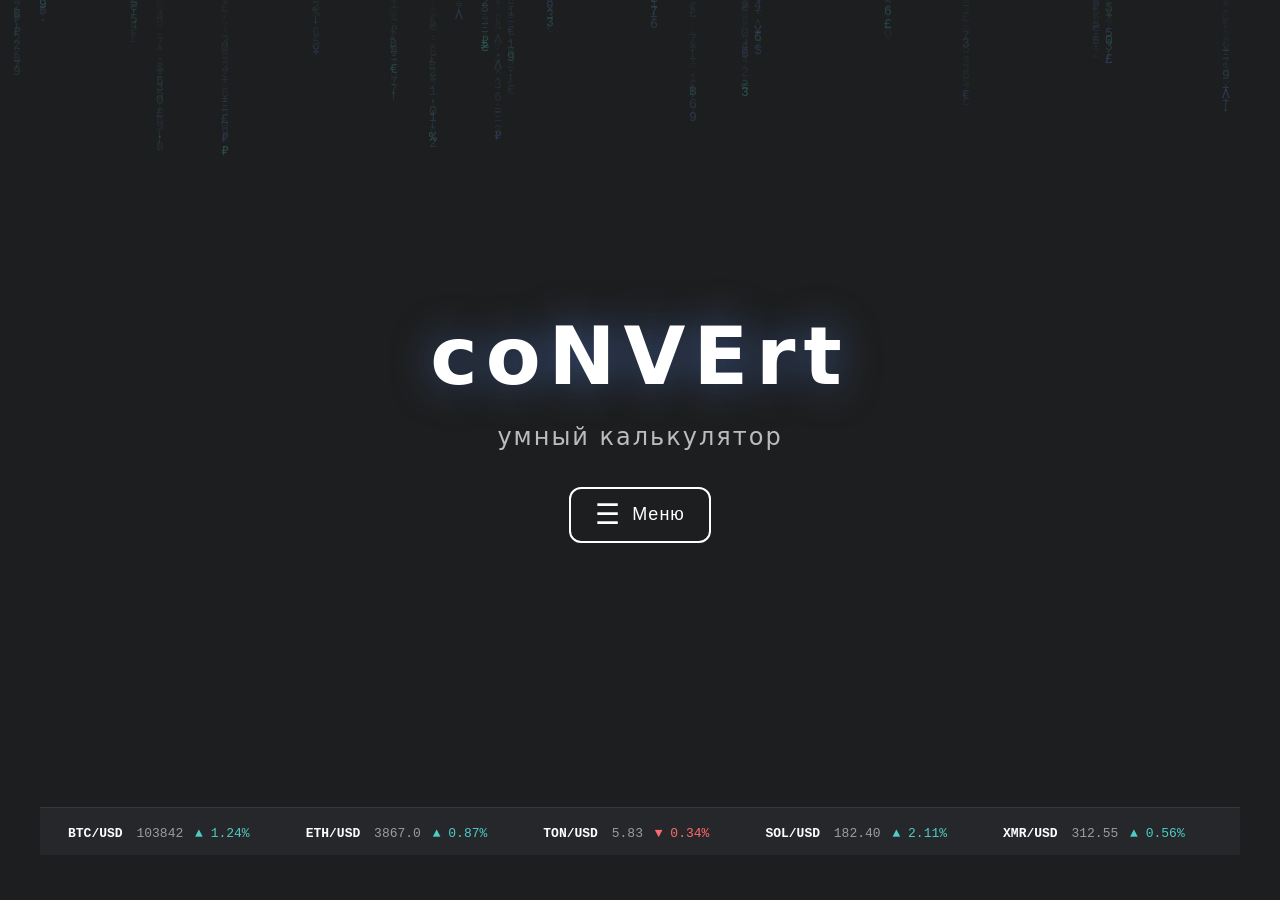
<file: index.html>
<!DOCTYPE html>
<html>
<head>
    <meta charset="UTF-8">
    <meta name="viewport" content="width=device-width, initial-scale=1.0">
    <title>coNVErt</title>
    <link rel="stylesheet" href="style.css">
</head>
<body>
    <canvas id="matrixCanvas"></canvas>
    <div class="container" style="background: transparent;">
        <div class="center-section">
            <h1 class="main-title">coNVErt</h1>
            <p class="subtitle">умный калькулятор</p>
            <div class="menu-wrapper">
                <button class="menu-button" id="menuButton">
                    <span class="menu-icon">☰</span>
                    <span class="menu-text">Меню</span>
                </button>
                <div class="dropdown-menu" id="dropdownMenu">
                    <div class="dropdown-arrow"></div>
                    <div class="dropdown-items">
                        <a href="spread.html" class="dropdown-item">Калькулятор спреда</a>
                        <a href="deposit.html" class="dropdown-item">Калькулятор вкладов</a>
                        <a href="compound.html" class="dropdown-item">Калькулятор сложного процента</a>
                        <button class="dropdown-item">Мультивалютный калькулятор</button>
                    </div>
                </div>
            </div>
        </div>

        <div class="ticker-wrapper">
            <div class="ticker-track" id="tickerTrack"></div>
        </div>
    </div>
    
    <script src="script.js"></script>
</body>
</html>
</file>
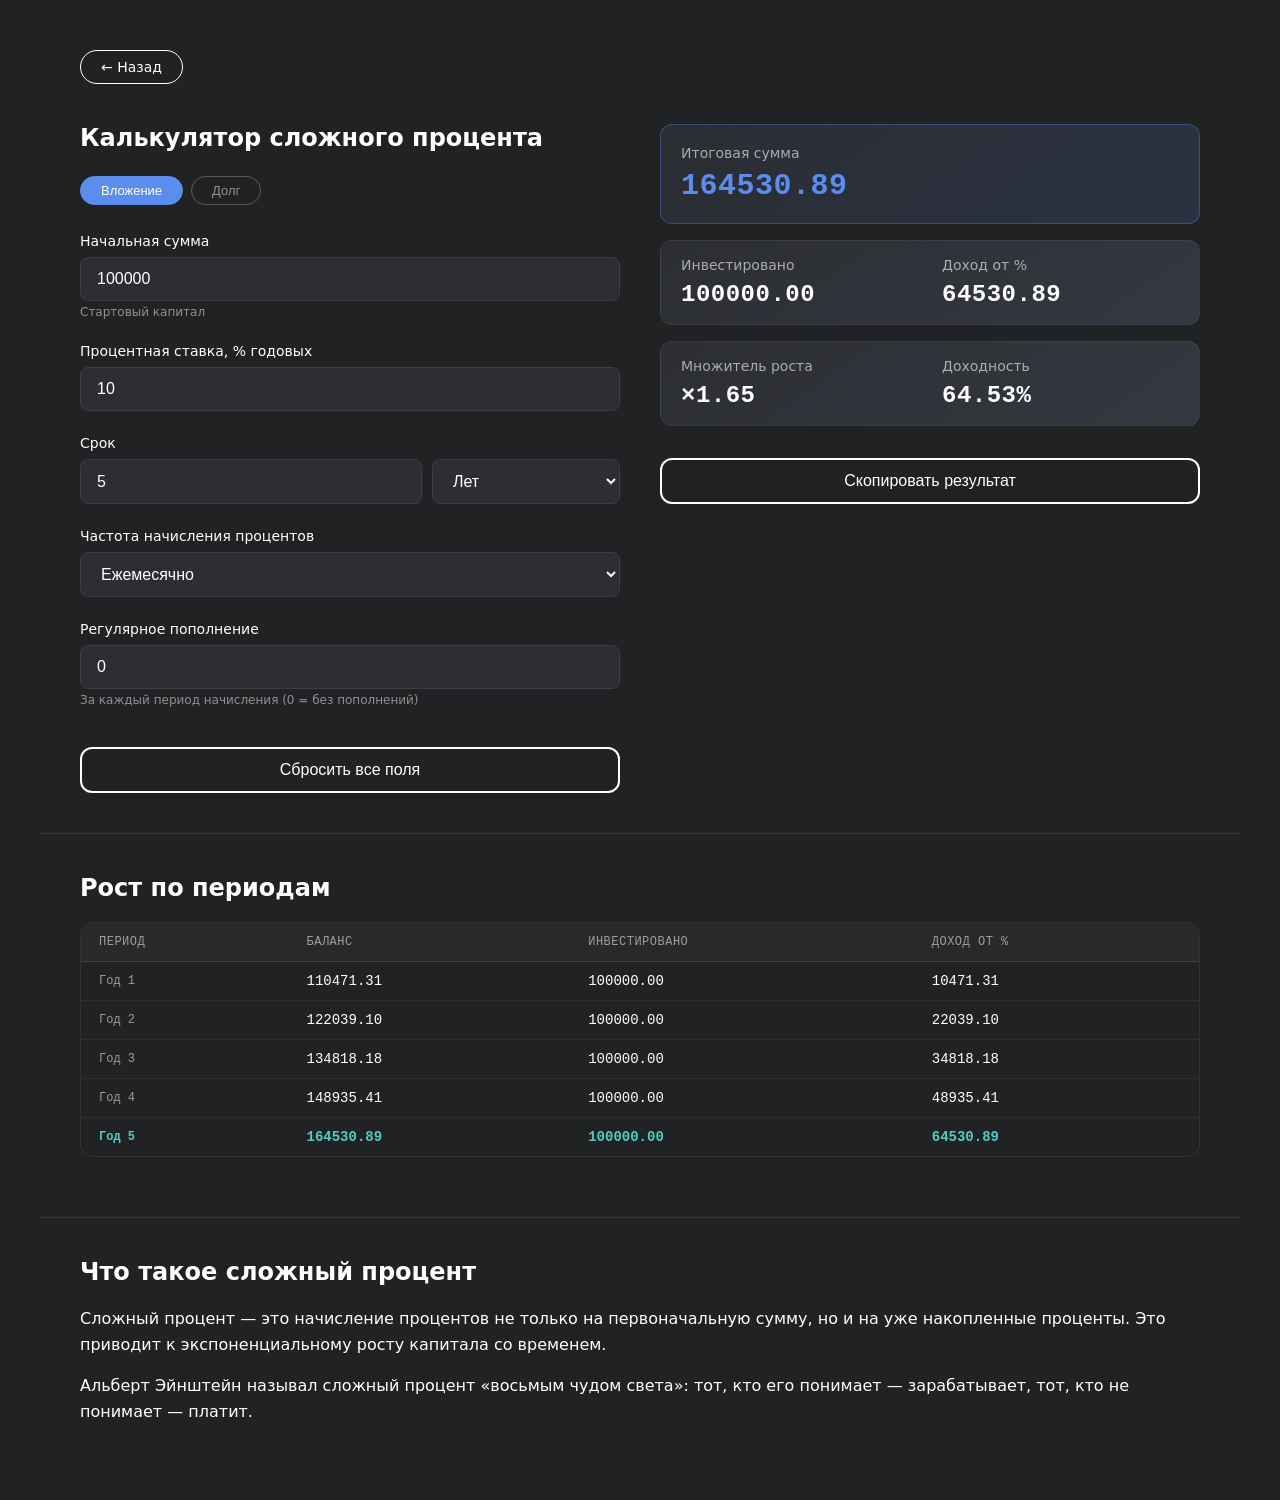
<file: compound.html>
<!DOCTYPE html>
<html>
<head>
    <meta charset="UTF-8">
    <meta name="viewport" content="width=device-width, initial-scale=1.0, user-scalable=no">
    <title>coNVErt - Сложный процент</title>
    <link rel="stylesheet" href="style.css">
    <link rel="stylesheet" href="spread.css">
    <link rel="stylesheet" href="compound.css">
</head>
<body>
    <div class="container">
        <div class="top-section">
            <a href="index.html" class="back-button">← Назад</a>
        </div>

        <div class="calculator-layout">
            <!-- Левая колонка — поля ввода -->
            <div class="inputs-column">
                <h2>Калькулятор сложного процента</h2>

                <!-- Переключатель контекста -->
                <div class="mode-toggle">
                    <button class="mode-btn active" id="modeInvest">Вложение</button>
                    <button class="mode-btn" id="modeDebt">Долг</button>
                </div>

                <div class="input-group">
                    <label id="labelPrincipalField">Начальная сумма</label>
                    <input type="number" id="principal" step="1000" value="100000">
                    <span class="input-hint" id="hintPrincipal">Стартовый капитал</span>
                </div>

                <div class="input-group">
                    <label>Процентная ставка, % годовых</label>
                    <input type="number" id="rate" step="0.1" value="10">
                </div>

                <div class="input-group">
                    <label>Срок</label>
                    <div class="term-row">
                        <input type="number" id="term" step="1" value="5" min="1">
                        <select id="termUnit">
                            <option value="year">Лет</option>
                            <option value="month">Месяцев</option>
                        </select>
                    </div>
                </div>

                <div class="input-group">
                    <label>Частота начисления процентов</label>
                    <select id="compoundFreq">
                        <option value="365">Ежедневно</option>
                        <option value="12" selected>Ежемесячно</option>
                        <option value="4">Ежеквартально</option>
                        <option value="1">Раз в год</option>
                    </select>
                </div>

                <div class="input-group">
                    <label id="labelContributionField">Регулярное пополнение</label>
                    <input type="number" id="contribution" step="100" value="0" min="0">
                    <span class="input-hint" id="hintContribution">За каждый период начисления (0 = без пополнений)</span>
                </div>

                <button class="reset-button" id="resetButton">Сбросить все поля</button>
            </div>

            <!-- Правая колонка — результаты -->
            <div class="results-column">
                <div class="result-card" id="finalAmountCard">
                    <div class="result-label" id="labelFinalAmount">Итоговая сумма</div>
                    <div class="result-value" id="finalAmount">0.00</div>
                </div>

                <div class="result-card combined">
                    <div class="combined-row">
                        <div class="combined-item">
                            <div class="result-label" id="labelInvested">Инвестировано</div>
                            <div class="result-value" id="totalInvested">0.00</div>
                        </div>
                        <div class="combined-item">
                            <div class="result-label" id="labelIncome">Доход от %</div>
                            <div class="result-value" id="totalIncome">0.00</div>
                        </div>
                    </div>
                </div>

                <div class="result-card combined">
                    <div class="combined-row">
                        <div class="combined-item">
                            <div class="result-label" id="labelMultiplier">Множитель роста</div>
                            <div class="result-value" id="multiplier">×1.00</div>
                        </div>
                        <div class="combined-item">
                            <div class="result-label" id="labelYield">Доходность</div>
                            <div class="result-value" id="totalYield">0.00%</div>
                        </div>
                    </div>
                </div>

                <button class="reset-button" id="copyButton">Скопировать результат</button>
            </div>
        </div>

        <!-- Таблица роста по периодам -->
        <div class="growth-section">
            <h3>Рост по периодам</h3>
            <div class="growth-table-wrapper">
                <table class="growth-table">
                    <thead>
                        <tr>
                            <th>Период</th>
                            <th id="thBalance">Баланс</th>
                            <th id="thInvested">Инвестировано</th>
                            <th id="thIncome">Доход от %</th>
                        </tr>
                    </thead>
                    <tbody id="growthTableBody"></tbody>
                </table>
            </div>
        </div>

        <div class="info-section">
            <h3>Что такое сложный процент</h3>
            <p>Сложный процент — это начисление процентов не только на первоначальную сумму, но и на уже накопленные проценты. Это приводит к экспоненциальному росту капитала со временем.</p>
            <p>Альберт Эйнштейн называл сложный процент «восьмым чудом света»: тот, кто его понимает — зарабатывает, тот, кто не понимает — платит.</p>
        </div>
    </div>

    <script src="compound.js"></script>
</body>
</html>
</file>
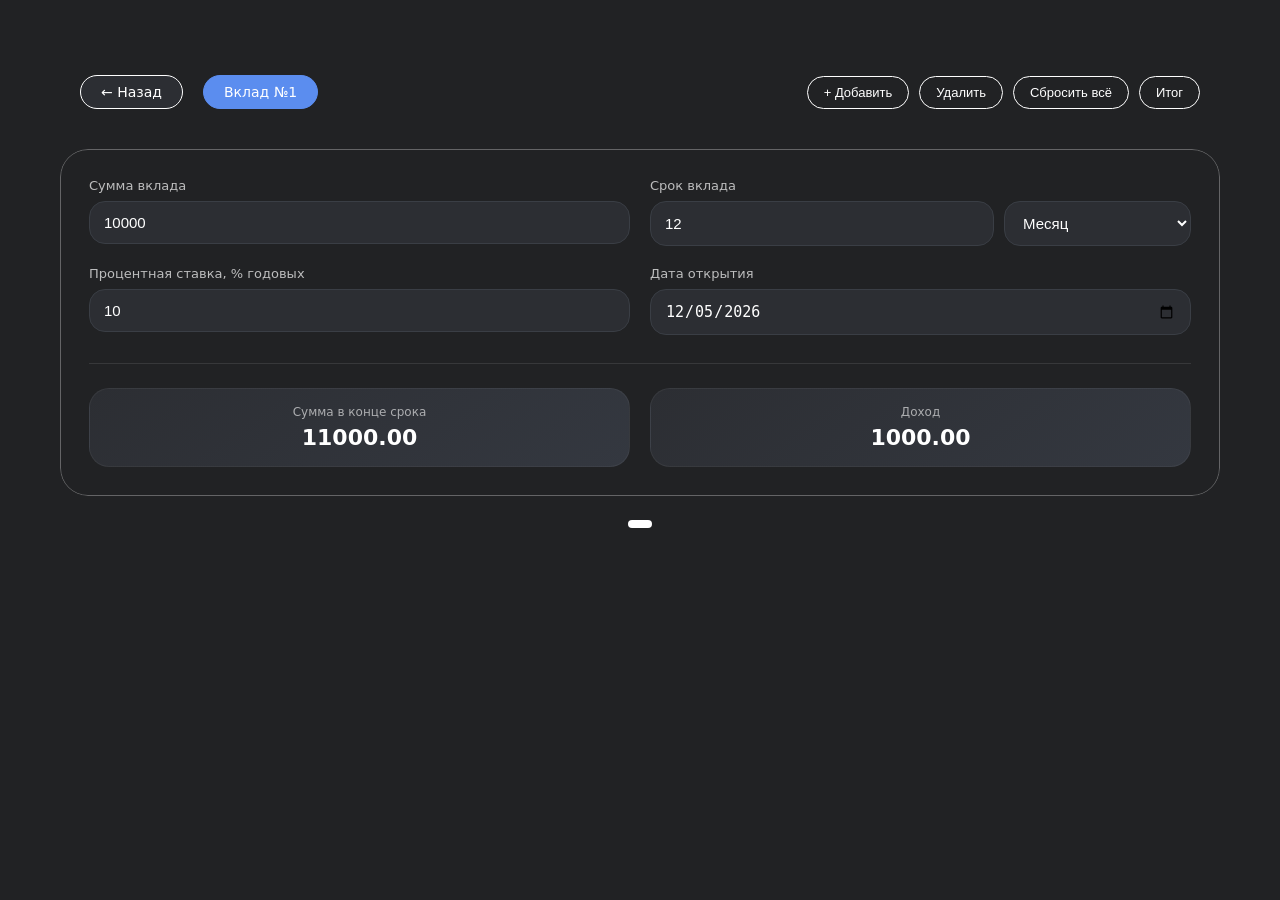
<file: deposit.html>
<!DOCTYPE html>
<html>
<head>
    <meta charset="UTF-8">
    <meta name="viewport" content="width=device-width, initial-scale=1.0, user-scalable=no">
    <title>coNVErt - Калькулятор вкладов</title>
    <link rel="stylesheet" href="style.css">
    <link rel="stylesheet" href="deposit.css">
</head>
<body>
    <div class="container">
        <div class="top-section">
            <div class="deposit-header">
                <a href="index.html" class="back-button">← Назад</a>
                <div class="tabs-container" id="tabsContainer"></div>
                <div class="header-actions">
                    <button class="action-btn" id="addDepositBtn">+ Добавить</button>
                    <button class="action-btn" id="clearDepositBtn">Удалить</button>
                    <button class="action-btn" id="resetAllBtn">Сбросить всё</button>
                    <button class="action-btn" id="summaryBtn">Итог</button>
                </div>
            </div>
        </div>
        
        <div class="deposit-page">
            <!-- Контейнер для свайпа -->
            <div class="swipe-container" id="swipeContainer">
                <div class="swipe-wrapper" id="swipeWrapper"></div>
            </div>
            
            <!-- Индикатор страниц -->
            <div class="page-indicator" id="pageIndicator"></div>
        </div>
    </div>
    
    <script src="deposit.js"></script>
</body>
</html>
</file>
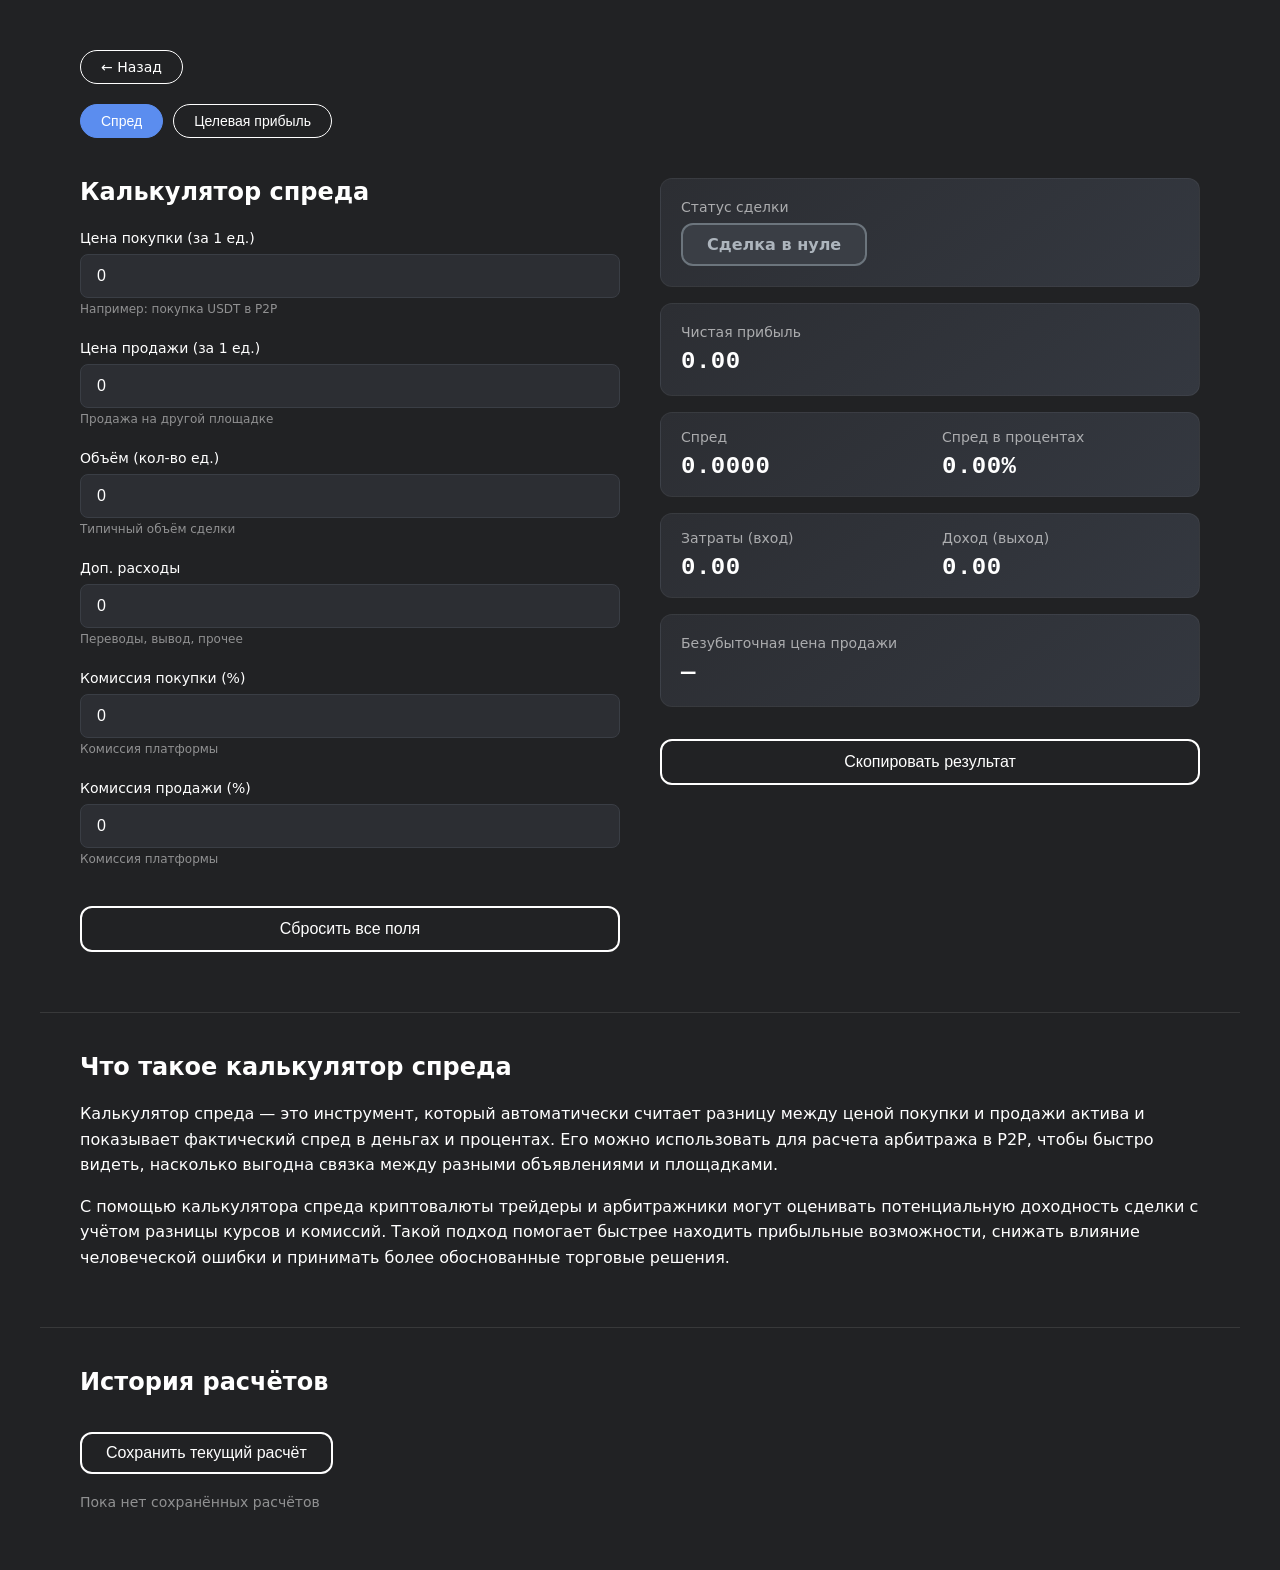
<file: spread.html>
<!DOCTYPE html>
<html>
<head>
    <meta charset="UTF-8">
    <meta name="viewport" content="width=device-width, initial-scale=1.0">
    <title>coNVErt - Калькулятор спреда</title>
    <link rel="stylesheet" href="style.css">
    <link rel="stylesheet" href="spread.css">
</head>
<body>
    <div class="container">
        <div class="top-section">
            <a href="index.html" class="back-button">← Назад</a>
        </div>

        <!-- Переключатель вкладок -->
        <div class="page-tabs">
            <button class="page-tab active" data-tab="spreadTab">Спред</button>
            <button class="page-tab" data-tab="targetTab">Целевая прибыль</button>
        </div>

        <!-- ВКЛАДКА: Спред -->
        <div class="tab-panel" id="spreadTab">
        <div class="calculator-layout">
            <!-- Левая колонка - поля ввода -->
            <div class="inputs-column">
                <h2>Калькулятор спреда</h2>

                <div class="input-group" id="buyPriceGroup">
                    <label>Цена покупки (за 1 ед.)</label>
                    <input type="number" id="buyPrice" step="0.01" value="0">
                    <span class="input-hint">Например: покупка USDT в P2P</span>
                </div>

                <div class="input-group" id="sellPriceGroup">
                    <label>Цена продажи (за 1 ед.)</label>
                    <input type="number" id="sellPrice" step="0.01" value="0">
                    <span class="input-hint">Продажа на другой площадке</span>
                </div>

                <div class="input-group">
                    <label>Объём (кол-во ед.)</label>
                    <input type="number" id="volume" step="0.01" value="0">
                    <span class="input-hint">Типичный объём сделки</span>
                </div>

                <div class="input-group">
                    <label>Доп. расходы</label>
                    <input type="number" id="extraCosts" step="0.01" value="0">
                    <span class="input-hint">Переводы, вывод, прочее</span>
                </div>

                <div class="input-group">
                    <label>Комиссия покупки (%)</label>
                    <input type="number" id="buyFee" step="0.01" value="0">
                    <span class="input-hint">Комиссия платформы</span>
                </div>

                <div class="input-group">
                    <label>Комиссия продажи (%)</label>
                    <input type="number" id="sellFee" step="0.01" value="0">
                    <span class="input-hint">Комиссия платформы</span>
                </div>

                <!-- Кнопка сброса -->
                <button class="reset-button" id="resetButton">Сбросить все поля</button>
            </div>

            <!-- Правая колонка - результаты -->
            <div class="results-column">
                <!-- Статус сделки -->
                <div class="result-card">
                    <div class="result-label">Статус сделки</div>
                    <div class="status-badge" id="statusBadge">—</div>
                </div>

                <!-- Чистая прибыль -->
                <div class="result-card" id="netProfitCard">
                    <div class="result-label">Чистая прибыль</div>
                    <div class="result-value" id="netProfit">0.00</div>
                </div>

                <!-- Спред и спред в процентах объединены -->
                <div class="result-card combined">
                    <div class="combined-row">
                        <div class="combined-item">
                            <div class="result-label">Спред</div>
                            <div class="result-value" id="spread">0.00</div>
                        </div>
                        <div class="combined-item">
                            <div class="result-label">Спред в процентах</div>
                            <div class="result-value" id="spreadPercent">0.00%</div>
                        </div>
                    </div>
                </div>

                <!-- Затраты и доход объединены -->
                <div class="result-card combined">
                    <div class="combined-row">
                        <div class="combined-item">
                            <div class="result-label">Затраты (вход)</div>
                            <div class="result-value" id="totalCost">0.00</div>
                        </div>
                        <div class="combined-item">
                            <div class="result-label">Доход (выход)</div>
                            <div class="result-value" id="totalRevenue">0.00</div>
                        </div>
                    </div>
                </div>

                <!-- Безубыточная цена продажи -->
                <div class="result-card">
                    <div class="result-label">Безубыточная цена продажи</div>
                    <div class="result-value" id="breakEvenPrice">—</div>
                </div>

                <!-- Копирование результата -->
                <button class="reset-button" id="copyButton">Скопировать результат</button>
            </div>
        </div>

        <!-- Информационный блок -->
        <div class="info-section">
            <h3>Что такое калькулятор спреда</h3>
            <p>Калькулятор спреда — это инструмент, который автоматически считает разницу между ценой покупки и продажи актива и показывает фактический спред в деньгах и процентах. Его можно использовать для расчета арбитража в P2P, чтобы быстро видеть, насколько выгодна связка между разными объявлениями и площадками.</p>
            <p>С помощью калькулятора спреда криптовалюты трейдеры и арбитражники могут оценивать потенциальную доходность сделки с учётом разницы курсов и комиссий. Такой подход помогает быстрее находить прибыльные возможности, снижать влияние человеческой ошибки и принимать более обоснованные торговые решения.</p>
        </div>

        <!-- История расчётов -->
        <div class="history-section">
            <h3>История расчётов</h3>
            <button class="reset-button" id="saveHistoryButton">Сохранить текущий расчёт</button>
            <div class="history-list" id="historyList"></div>
        </div>
        </div>

        <!-- ВКЛАДКА: Целевая прибыль -->
        <div class="tab-panel" id="targetTab" style="display: none;">
        <div class="calculator-layout">
            <div class="inputs-column">
                <h2>Целевая прибыль</h2>

                <div class="input-group">
                    <label>Что рассчитать</label>
                    <select id="targetSolveFor">
                        <option value="volume">Нужный объём (цена продажи известна)</option>
                        <option value="sellPrice">Нужную цену продажи (объём известен)</option>
                    </select>
                </div>

                <div class="input-group">
                    <label>Целевая прибыль</label>
                    <input type="number" id="targetProfit" step="0.01" value="0">
                    <span class="input-hint">Сколько нужно заработать</span>
                </div>

                <div class="input-group">
                    <label>Цена покупки (за 1 ед.)</label>
                    <input type="number" id="targetBuyPrice" step="0.01" value="0">
                </div>

                <div class="input-group" id="targetSellPriceGroup">
                    <label>Цена продажи (за 1 ед.)</label>
                    <input type="number" id="targetSellPrice" step="0.01" value="0">
                    <span class="input-hint">Используется при расчёте нужного объёма</span>
                </div>

                <div class="input-group" id="targetVolumeGroup" style="display: none;">
                    <label>Объём (кол-во ед.)</label>
                    <input type="number" id="targetVolume" step="0.01" value="0">
                    <span class="input-hint">Используется при расчёте нужной цены продажи</span>
                </div>

                <div class="input-group">
                    <label>Доп. расходы</label>
                    <input type="number" id="targetExtraCosts" step="0.01" value="0">
                </div>

                <div class="input-group">
                    <label>Комиссия покупки (%)</label>
                    <input type="number" id="targetBuyFee" step="0.01" value="0">
                </div>

                <div class="input-group">
                    <label>Комиссия продажи (%)</label>
                    <input type="number" id="targetSellFee" step="0.01" value="0">
                </div>

                <button class="reset-button" id="targetResetButton">Сбросить все поля</button>
            </div>

            <div class="results-column">
                <div class="result-card">
                    <div class="result-label" id="targetResultLabel">Необходимый объём</div>
                    <div class="result-value" id="targetResult">—</div>
                </div>

                <div class="result-card combined">
                    <div class="combined-row">
                        <div class="combined-item">
                            <div class="result-label">Затраты (вход)</div>
                            <div class="result-value" id="targetTotalCost">0.00</div>
                        </div>
                        <div class="combined-item">
                            <div class="result-label">Доход (выход)</div>
                            <div class="result-value" id="targetTotalRevenue">0.00</div>
                        </div>
                    </div>
                </div>
            </div>
        </div>

        <div class="info-section">
            <h3>Как это работает</h3>
            <p>Укажите, сколько вы хотите заработать, и калькулятор подскажет, какой объём сделки нужен при известной цене продажи — либо по какой цене нужно продать при известном объёме, чтобы выйти на целевую прибыль.</p>
        </div>
        </div>
    </div>
    
    <script src="spread.js"></script>
</body>
</html>
</file>
<file: style.css>
:root {
    --accent-blue: #5B8DEF;
    --accent-mint: #4ECDC4;
    --accent-purple: #9B59B6;
    --positive: #4ECDC4;
    --negative: #FF6B6B;
}

* {
    margin: 0;
    padding: 0;
    box-sizing: border-box;
}

body {
    font-family: system-ui, -apple-system, 'Segoe UI', sans-serif;
    background-color: #212224;
    min-height: 100vh;
    display: flex;
    justify-content: center;
    align-items: center;
    padding: 20px;
}

/* Лента посередине (от верха до низа) */
.container {
    width: 100%;
    max-width: 1200px;
    min-height: 90vh;
    background-color: #212224;
    position: relative;
    display: flex;
    flex-direction: column;
}

/* Верхняя секция для кнопки */
.top-section {
    padding: 30px 40px 0 40px;
    position: relative;
}

/* Кнопка меню - прозрачный фон, белая обводка */
.menu-button {
    background: transparent;
    border: 2px solid white;
    border-radius: 12px;
    padding: 12px 24px;
    display: inline-flex;
    align-items: center;
    gap: 12px;
    cursor: pointer;
    transition: all 0.2s ease;
}

.menu-button:hover {
    background: rgba(255,255,255,0.05);
}

/* Иконка бургер */
.menu-icon {
    color: white;
    font-size: 28px;
    line-height: 1;
}

/* Текст "Меню" */
.menu-text {
    color: white;
    font-size: 18px;
    font-weight: 500;
    letter-spacing: 1px;
}

/* Центральная секция - всё по центру */
.center-section {
    flex: 1;
    display: flex;
    flex-direction: column;
    justify-content: center;
    align-items: center;
    text-align: center;
    min-height: 400px;
    padding: 40px;
    position: relative;
}

/* Матричный фон — на весь экран */
#matrixCanvas {
    position: fixed;
    top: 0;
    left: 0;
    width: 100%;
    height: 100%;
    z-index: 0;
    opacity: 0.55;
    pointer-events: none;
}

/* Главный заголовок coNVErt */
.main-title {
    font-size: 80px;
    font-weight: 700;
    color: white;
    letter-spacing: 8px;
    margin-bottom: 20px;
    text-shadow: 0 0 40px rgba(91, 141, 239, 0.5);
}

/* Подзаголовок */
.subtitle {
    font-size: 24px;
    color: rgba(255,255,255,0.7);
    font-weight: 400;
    letter-spacing: 2px;
}

/* Тикер котировок */
.ticker-wrapper {
    overflow: hidden;
    padding: 14px 0;
    border-top: 1px solid rgba(255,255,255,0.08);
    background: rgba(44, 46, 51, 0.6);
    white-space: nowrap;
}

.ticker-track {
    display: inline-block;
    animation: tickerMove 35s linear infinite;
}

@keyframes tickerMove {
    0%   { transform: translateX(0); }
    100% { transform: translateX(-50%); }
}

.ticker-item {
    display: inline-block;
    padding: 0 28px;
    font-size: 13px;
    font-family: 'Courier New', monospace;
    color: rgba(255,255,255,0.55);
}

.ticker-symbol {
    color: white;
    font-weight: 600;
    margin-right: 6px;
}

.ticker-value {
    margin-right: 4px;
}

.ticker-change.up   { color: var(--accent-mint); }
.ticker-change.down { color: var(--negative); }

/* Анимация смены вкладок */
@keyframes fadeSlideIn {
    from { opacity: 0; transform: translateY(10px); }
    to   { opacity: 1; transform: translateY(0); }
}

.tab-panel {
    animation: fadeSlideIn 0.3s ease;
}

/* Обёртка кнопки меню */
.menu-wrapper {
    position: relative;
    display: inline-block;
    margin-top: 36px;
}

/* Выпадающее меню */
.dropdown-menu {
    position: absolute;
    top: calc(100% + 10px);
    left: 50%;
    transform: translateX(-50%) translateY(-10px);
    min-width: 260px;
    opacity: 0;
    visibility: hidden;
    transition: all 0.2s ease;
    z-index: 100;
}

/* Когда меню открыто */
.dropdown-menu.show {
    opacity: 1;
    visibility: visible;
    transform: translateX(-50%) translateY(0);
}

/* Треугольник над меню */
.dropdown-arrow {
    position: absolute;
    top: -8px;
    left: 50%;
    transform: translateX(-50%);
    width: 0;
    height: 0;
    border-left: 8px solid transparent;
    border-right: 8px solid transparent;
    border-bottom: 8px solid #2c2e33;
}

/* Контейнер с пунктами меню */
.dropdown-items {
    background-color: #2c2e33;
    border-radius: 12px;
    overflow: hidden;
    box-shadow: 0 8px 20px rgba(0,0,0,0.3);
}

/* Пункты меню */
.dropdown-item {
    display: block;
    width: 100%;
    padding: 14px 20px;
    background: transparent;
    border: none;
    color: white;
    font-size: 15px;
    text-align: left;
    cursor: pointer;
    transition: background 0.2s ease;
}

.dropdown-item:hover {
    background-color: #3a3e45;
}

/* Разделитель между пунктами */
.dropdown-item:not(:last-child) {
    border-bottom: 1px solid rgba(255,255,255,0.1);
}

/* Кнопка назад - единый стиль со всем сайтом */
.back-button {
    background: transparent;
    border: 1.5px solid white;
    border-radius: 30px;
    padding: 8px 20px;
    color: white;
    text-decoration: none;
    font-size: 14px;
    font-weight: 500;
    transition: all 0.2s;
    display: inline-flex;
    align-items: center;
    gap: 6px;
}

.back-button:hover {
    background: rgba(255,255,255,0.1);
}

/* Адаптация для планшетов */
@media (max-width: 768px) {
    .container {
        border-left: none;
        border-right: none;
    }
    
    .main-title {
        font-size: 48px;
        letter-spacing: 4px;
    }
    
    .subtitle {
        font-size: 18px;
    }
    
    .dropdown-menu {
        min-width: 220px;
    }
}

/* Адаптация для телефонов */
@media (max-width: 480px) {
    .main-title {
        font-size: 32px;
        letter-spacing: 2px;
    }
    
    .subtitle {
        font-size: 16px;
    }
    
    .menu-text {
        font-size: 14px;
    }
    
    .menu-icon {
        font-size: 22px;
    }
    
    .menu-button {
        padding: 8px 18px;
    }
}
</file>
<file: spread.css>
/* Кнопка назад - единый стиль со всем сайтом */
.back-button {
    background: transparent;
    border: 1.5px solid white;
    border-radius: 30px;
    padding: 8px 20px;
    color: white;
    text-decoration: none;
    font-size: 14px;
    font-weight: 500;
    transition: all 0.2s;
    display: inline-flex;
    align-items: center;
    gap: 6px;
}

.back-button:hover {
    background: rgba(255,255,255,0.1);
}

/* Две колонки */
.calculator-layout {
    display: flex;
    flex: 1;
    gap: 40px;
    padding: 40px;
    flex-wrap: wrap;
}

.inputs-column {
    flex: 1;
    min-width: 280px;
}

.results-column {
    flex: 1;
    min-width: 280px;
}

.inputs-column h2 {
    color: white;
    margin-bottom: 24px;
    font-size: 24px;
}

/* Группа полей ввода */
.input-group {
    margin-bottom: 24px;
}

.input-group label {
    display: block;
    color: white;
    font-weight: 500;
    margin-bottom: 8px;
    font-size: 14px;
}

.input-group input {
    width: 100%;
    padding: 12px 16px;
    background: #2c2e33;
    border: 1px solid #3a3e45;
    border-radius: 8px;
    color: white;
    font-size: 16px;
    transition: all 0.2s;
}

.input-group input:focus {
    outline: none;
    border-color: var(--accent-blue);
    box-shadow: 0 0 0 1px rgba(91, 141, 239, 0.25);
}

.input-hint {
    display: block;
    color: rgba(255,255,255,0.5);
    font-size: 12px;
    margin-top: 4px;
}

/* Кнопка сброса */
.reset-button {
    width: 100%;
    background: transparent;      /* ← прозрачный фон */
    border: 2px solid white;      /* ← белая обводка */
    border-radius: 12px;
    padding: 12px 20px;
    color: white;
    font-size: 16px;
    font-weight: 500;
    cursor: pointer;
    transition: all 0.2s;
    margin-top: 16px;
}

.reset-button:hover {
    background: rgba(255,255,255,0.05);  /* ← лёгкое свечение при наведении */
}

/* Карточка результата */
.result-card {
    background: linear-gradient(145deg, #2c2e33 0%, #343840 100%);
    border-radius: 12px;
    padding: 20px;
    margin-bottom: 16px;
    border: 1px solid rgba(255,255,255,0.05);
    transition: background 0.4s ease, border-color 0.4s ease;
}

/* Карточка прибыли — цветовой фон по результату */
.result-card--positive {
    background: linear-gradient(145deg, #2c2e33 0%, rgba(78, 205, 196, 0.14) 100%);
    border-color: rgba(78, 205, 196, 0.3);
}

.result-card--negative {
    background: linear-gradient(145deg, #2c2e33 0%, rgba(255, 107, 107, 0.14) 100%);
    border-color: rgba(255, 107, 107, 0.3);
}

/* Объединённая карточка */
.result-card.combined {
    padding: 16px 20px;
}

.combined-row {
    display: flex;
    gap: 24px;
    justify-content: space-between;
}

.combined-item {
    flex: 1;
}

.result-label {
    color: rgba(255,255,255,0.6);
    font-size: 14px;
    margin-bottom: 8px;
}

.result-value {
    color: white;
    font-size: 24px;
    font-weight: 700;
    font-family: 'Courier New', 'Roboto Mono', monospace;
    letter-spacing: 0.5px;
}

/* Статус сделки */
.status-badge {
    display: inline-block;
    padding: 10px 24px;
    border-radius: 12px;
    font-weight: 600;
    font-size: 16px;
    transition: all 0.2s;
}

.status-badge.positive {
    background: rgba(78, 205, 196, 0.15);
    border: 2px solid var(--accent-mint);
    color: var(--accent-mint);
}

.status-badge.negative {
    background: rgba(255, 107, 107, 0.15);
    border: 2px solid var(--negative);
    color: var(--negative);
}

.status-badge.neutral {
    background: #3a3e45;
    border: 2px solid #6c757d;
    color: #adb5bd;
}

/* Переключатель вкладок страницы */
.page-tabs {
    display: flex;
    gap: 10px;
    padding: 20px 40px 0 40px;
}

.page-tab {
    background: transparent;
    border: 1.5px solid white;
    border-radius: 30px;
    padding: 8px 20px;
    color: white;
    font-weight: 500;
    font-size: 14px;
    cursor: pointer;
    transition: all 0.2s;
}

.page-tab:hover {
    background: rgba(255,255,255,0.1);
}

.page-tab.active {
    background: var(--accent-blue);
    color: white;
    border-color: var(--accent-blue);
}

/* Поле выбора (select) */
.input-group select {
    width: 100%;
    padding: 12px 16px;
    background: #2c2e33;
    border: 1px solid #3a3e45;
    border-radius: 8px;
    color: white;
    font-size: 16px;
}

.input-group select:focus {
    outline: none;
    border-color: #3498db;
}

/* Подсветка поля с ошибкой */
.input-group.input-error input {
    border-color: #dc3545;
    box-shadow: 0 0 0 1px rgba(220, 53, 69, 0.3);
}

.input-group.input-error label {
    color: #dc3545;
}

/* История расчётов */
.history-section {
    padding: 40px;
    border-top: 1px solid rgba(255,255,255,0.1);
}

.history-section h3 {
    color: white;
    font-size: 24px;
    font-weight: 700;
    margin-bottom: 20px;
}

#saveHistoryButton {
    margin-bottom: 20px;
    width: auto;
    display: inline-block;
    padding: 10px 24px;
}

.history-list {
    display: flex;
    flex-direction: column;
    gap: 10px;
}

.history-item {
    display: flex;
    align-items: center;
    justify-content: space-between;
    gap: 12px;
    background: #2c2e33;
    border-radius: 12px;
    padding: 14px 18px;
    cursor: pointer;
    transition: background 0.2s;
}

.history-item:hover {
    background: #3a3e45;
}

.history-item-info {
    color: white;
    font-size: 14px;
    line-height: 1.5;
}

.history-item-profit {
    font-weight: 700;
}

.history-item-profit.positive {
    color: var(--accent-mint);
}

.history-item-profit.negative {
    color: #dc3545;
}

.history-item-remove {
    background: transparent;
    border: none;
    color: rgba(255,255,255,0.5);
    font-size: 18px;
    cursor: pointer;
    line-height: 1;
    padding: 4px 8px;
    flex-shrink: 0;
}

.history-item-remove:hover {
    color: #dc3545;
}

.history-empty {
    color: rgba(255,255,255,0.5);
    font-size: 14px;
}

/* Кнопка копирования - визуальный фидбек */
#copyButton.copied {
    border-color: var(--accent-mint);
    color: var(--accent-mint);
}

/* Информационная секция */
.info-section {
    padding: 40px;
    border-top: 1px solid rgba(255,255,255,0.1);
    margin-top: 20px;
}

.info-section h3 {
    color: white;
    font-size: 24px;
    font-weight: 700;
    margin-bottom: 20px;
}

.info-section p {
    color: white;  /* ← БЫЛО rgba(255,255,255,0.7) СТАЛО white */
    font-size: 16px;
    line-height: 1.6;
    margin-bottom: 16px;
}

/* Адаптация под телефон */
@media (max-width: 768px) {
    .calculator-layout {
        flex-direction: column;
        padding: 20px;
        gap: 20px;
    }
    
    .combined-row {
        flex-direction: column;
        gap: 16px;
    }
    
    .result-value {
        font-size: 20px;
    }
    
    .info-section {
        padding: 24px;
    }
    
    .info-section h3 {
        font-size: 20px;
    }
    
    .info-section p {
        font-size: 14px;
    }

    .page-tabs {
        padding: 16px 20px 0 20px;
    }

    .history-section {
        padding: 24px 20px;
    }

    .history-item {
        flex-direction: column;
        align-items: flex-start;
        gap: 6px;
    }

    .history-item-remove {
        align-self: flex-end;
        margin-top: -34px;
    }
}
</file>
<file: compound.css>
/* Переключатель контекста Вложение / Долг */
.mode-toggle {
    display: flex;
    gap: 8px;
    margin-bottom: 28px;
}

.mode-btn {
    background: transparent;
    border: 1.5px solid rgba(255,255,255,0.25);
    border-radius: 30px;
    padding: 6px 20px;
    color: rgba(255,255,255,0.5);
    font-size: 13px;
    font-weight: 500;
    cursor: pointer;
    transition: all 0.2s;
}

.mode-btn:hover:not(.active) {
    border-color: rgba(255,255,255,0.6);
    color: white;
}

.mode-btn.active {
    background: var(--accent-blue);
    border-color: var(--accent-blue);
    color: white;
}

/* Строка ввода срока */
.term-row {
    display: flex;
    gap: 10px;
}

.term-row input  { flex: 2; }
.term-row select { flex: 1; }

/* Карточка итоговой суммы — акцент синим */
#finalAmountCard {
    background: linear-gradient(145deg, #2c2e33 0%, rgba(91, 141, 239, 0.15) 100%);
    border: 1px solid rgba(91, 141, 239, 0.35) !important;
}

#finalAmountCard .result-value {
    color: var(--accent-blue);
    font-size: 30px;
}

/* Раздел таблицы роста */
.growth-section {
    padding: 40px;
    border-top: 1px solid rgba(255,255,255,0.1);
}

.growth-section h3 {
    color: white;
    font-size: 24px;
    font-weight: 700;
    margin-bottom: 20px;
}

.growth-table-wrapper {
    overflow-x: auto;
    border-radius: 12px;
    border: 1px solid rgba(255,255,255,0.07);
}

.growth-table {
    width: 100%;
    border-collapse: collapse;
    font-family: 'Courier New', monospace;
}

.growth-table th {
    color: rgba(255,255,255,0.55);
    font-size: 12px;
    font-weight: 500;
    text-align: left;
    padding: 12px 18px;
    background: rgba(255,255,255,0.03);
    border-bottom: 1px solid rgba(255,255,255,0.1);
    text-transform: uppercase;
    letter-spacing: 0.5px;
}

.growth-table td {
    color: white;
    font-size: 14px;
    padding: 11px 18px;
    border-bottom: 1px solid rgba(255,255,255,0.05);
}

.growth-table tbody tr:last-child td {
    border-bottom: none;
    color: var(--accent-mint);
    font-weight: 700;
}

.growth-table tbody tr:hover td {
    background: rgba(255,255,255,0.03);
}

.growth-table td:first-child {
    color: rgba(255,255,255,0.55);
    font-size: 12px;
}

/* Карточка в режиме Долг — погашен (зелёная) */
#finalAmountCard.final-card--paid {
    background: linear-gradient(145deg, #2c2e33 0%, rgba(78, 205, 196, 0.15) 100%) !important;
    border-color: rgba(78, 205, 196, 0.35) !important;
}

#finalAmountCard.final-card--paid .result-value {
    color: var(--accent-mint) !important;
}

/* Карточка в режиме Долг — ещё не погашен (красноватая) */
#finalAmountCard.final-card--debt {
    background: linear-gradient(145deg, #2c2e33 0%, rgba(255, 107, 107, 0.12) 100%) !important;
    border-color: rgba(255, 107, 107, 0.3) !important;
}

#finalAmountCard.final-card--debt .result-value {
    color: var(--negative) !important;
}

/* Строка погашения в таблице */
.row-paid-off td {
    color: var(--accent-mint) !important;
    font-weight: 700;
}

/* Кнопка копирования */
#copyButton.copied {
    border-color: var(--accent-mint);
    color: var(--accent-mint);
}

/* Мобильная адаптация */
@media (max-width: 768px) {
    .growth-section {
        padding: 24px 16px;
    }

    .growth-section h3 {
        font-size: 20px;
    }

    .growth-table th,
    .growth-table td {
        padding: 9px 12px;
        font-size: 12px;
    }

    #finalAmountCard .result-value {
        font-size: 24px;
    }
}
</file>
<file: deposit.css>
/* Общие стили страницы */
.deposit-page {
    flex: 1;
    display: flex;
    flex-direction: column;
    padding: 0 20px 20px 20px;
}

/* Верхняя панель */
.deposit-header {
    display: flex;
    align-items: center;
    justify-content: flex-start;
    gap: 20px;
    flex-wrap: wrap;
    margin-bottom: 30px;
}

.back-button {
    background: #2c2e33;
    border: 1.5px solid white;
    border-radius: 30px;
    padding: 8px 20px;
    color: white;
    text-decoration: none;
    font-size: 14px;
    font-weight: 500;
    transition: all 0.2s;
    display: inline-flex;
    align-items: center;
    gap: 6px;
    white-space: nowrap;
    flex-shrink: 0;
}

.back-button:hover {
    background: rgba(255,255,255,0.2);
}

.tabs-container {
    display: flex;
    gap: 10px;
    flex-wrap: wrap;
    flex: 1;
}

.deposit-tab {
    background: #2c2e33;
    border: 1.5px solid white;
    border-radius: 30px;
    padding: 8px 20px;
    color: white;
    font-weight: 500;
    font-size: 14px;
    cursor: pointer;
    transition: all 0.2s;
    white-space: nowrap;
    flex-shrink: 0;
}

.deposit-tab.active {
    background: var(--accent-blue);
    color: white;
    border-color: var(--accent-blue);
}

.deposit-tab.dragging {
    position: relative;
    z-index: 1000;
    opacity: 0.7;
    cursor: grabbing;
    transition: none;
    box-shadow: 0 6px 16px rgba(0, 0, 0, 0.4);
}

.deposit-tab.drop-target {
    border-color: var(--accent-blue);
    background: rgba(91, 141, 239, 0.2);
}

.header-actions {
    display: flex;
    align-items: center;
    gap: 10px;
    flex-wrap: wrap;
    margin-left: auto;
}

.action-btn {
    background: transparent;
    border: 1.5px solid white;
    border-radius: 30px;
    padding: 8px 16px;
    color: white;
    font-weight: 500;
    cursor: pointer;
    transition: all 0.2s;
    font-size: 13px;
    white-space: nowrap;
}

.action-btn:hover {
    background: rgba(255,255,255,0.1);
}

.swipe-container {
    overflow: hidden;
    position: relative;
    touch-action: pan-y pinch-zoom;
    border-radius: 28px;
    margin-top: 10px;
}

.swipe-wrapper {
    display: flex;
    transition: transform 0.3s ease-out;
    will-change: transform;
    width: 100%;
}

.deposit-block {
    flex: 0 0 100%;
    background: transparent;
    border: 1.5px solid rgba(255,255,255,0.3);
    border-radius: 28px;
    padding: 28px;
    box-sizing: border-box;
    display: flex;
    flex-direction: column;
}

.summary-block {
    flex: 0 0 100%;
    background: transparent;
    border: 1.5px solid rgba(255,255,255,0.3);
    border-radius: 28px;
    padding: 28px;
    box-sizing: border-box;
    display: flex;
    flex-direction: column;
}

.summary-block h3 {
    color: white;
    font-size: 24px;
    margin-bottom: 28px;
    text-align: center;
}

.summary-row {
    display: flex;
    gap: 20px;
    flex-wrap: wrap;
    justify-content: center;
}

.summary-card {
    flex: 1;
    min-width: 180px;
    background: linear-gradient(145deg, #2c2e33 0%, #343840 100%);
    border: 1px solid rgba(255,255,255,0.05);
    border-radius: 20px;
    padding: 20px;
    text-align: center;
}

.summary-label {
    color: rgba(255,255,255,0.6);
    font-size: 13px;
    margin-bottom: 10px;
}

.summary-value {
    color: white;
    font-size: 28px;
    font-weight: 700;
}

.deposit-form {
    display: grid;
    grid-template-columns: repeat(2, 1fr);
    gap: 20px;
    margin-bottom: 28px;
}

.form-field {
    display: flex;
    flex-direction: column;
}

.form-field label {
    color: rgba(255,255,255,0.7);
    font-size: 13px;
    margin-bottom: 8px;
}

.form-field input,
.form-field select {
    padding: 12px 14px;
    background: #2c2e33;
    border: 1px solid #3a3e45;
    border-radius: 16px;
    color: white;
    font-size: 15px;
}

.form-field input:focus,
.form-field select:focus {
    outline: none;
    border-color: var(--accent-blue);
    box-shadow: 0 0 0 1px rgba(91, 141, 239, 0.25);
}

.term-group {
    display: flex;
    gap: 10px;
}

.term-group input {
    flex: 2;
}

.term-group select {
    flex: 1;
}

.block-results {
    display: flex;
    gap: 20px;
    padding-top: 24px;
    border-top: 1px solid rgba(255,255,255,0.1);
}

.result-item {
    flex: 1;
    background: linear-gradient(145deg, #2c2e33 0%, #343840 100%);
    border: 1px solid rgba(255,255,255,0.05);
    border-radius: 20px;
    padding: 16px;
    text-align: center;
}

.result-item .label {
    color: rgba(255,255,255,0.6);
    font-size: 12px;
    margin-bottom: 6px;
}

.result-item .value {
    color: white;
    font-size: 22px;
    font-weight: 700;
}

.page-indicator {
    display: flex;
    justify-content: center;
    gap: 8px;
    margin-top: 24px;
}

.dot {
    width: 8px;
    height: 8px;
    border-radius: 50%;
    background: rgba(255,255,255,0.3);
    transition: all 0.2s;
    cursor: pointer;
}

.dot.active {
    width: 24px;
    border-radius: 4px;
    background: white;
}

/* ============================================
   МОБИЛЬНАЯ АДАПТАЦИЯ (фикс выезжания)
   ============================================ */
@media (max-width: 768px) {
    /* Запрещаем зумирование на мобилах */
    body {
        touch-action: pan-y pinch-zoom;
    }
    
    .deposit-page {
        padding: 0;
    }
    
    /* Вертикальное расположение кнопок */
    .deposit-header {
        display: flex;
        flex-direction: column;
        align-items: stretch;
        gap: 12px;
        padding: 0 16px;
        margin-bottom: 20px;
    }
    
    /* Первая строка: Назад + табы */
    .top-row {
        display: flex;
        align-items: center;
        gap: 12px;
        flex-wrap: wrap;
    }
    
    .back-button {
        padding: 8px 16px;
        font-size: 13px;
        flex-shrink: 0;
        align-self: flex-start;
    }
    
    .tabs-container {
        display: flex;
        gap: 8px;
        flex-wrap: wrap;
        flex: 1;
    }
    
    .deposit-tab {
        padding: 8px 16px;
        font-size: 13px;
        flex-shrink: 0;
    }
    
    /* Вторая строка: кнопки действий */
    .actions-row {
        display: flex;
        align-items: center;
        justify-content: space-between;
        gap: 8px;
    }
    
    .left-actions {
        display: flex;
        gap: 8px;
        flex: 1;
    }
    
    .action-btn {
        padding: 8px 12px;
        font-size: 12px;
        flex: 1;
        text-align: center;
        justify-content: center;
    }
    
    /* Кнопка Итог отдельно справа */
    .summary-btn-wrapper {
        flex-shrink: 0;
    }
    
    #summaryBtn {
        background: #2c2e33;
        border: 1.5px solid white;
        border-radius: 30px;
        padding: 8px 20px;
        color: white;
        font-weight: 500;
        font-size: 12px;
        white-space: nowrap;
    }
    
    .divider {
        display: none;
    }
    
    /* Контейнер свайпа */
    .swipe-container {
        border-radius: 0;
        overflow: hidden;
        width: 100%;
    }
    
    .swipe-wrapper {
        width: 100%;
    }
    
    .deposit-block,
    .summary-block {
        flex: 0 0 100%;
        margin: 0;
        padding: 20px 16px;
        border-radius: 0;
        border-left: none;
        border-right: none;
    }
    
    .deposit-form {
        display: flex;
        flex-direction: column;
        gap: 14px;
        margin-bottom: 18px;
    }
    
    .form-field {
        width: 100%;
    }
    
    .form-field label {
        font-size: 12px;
        margin-bottom: 5px;
    }
    
    .form-field input,
    .form-field select {
        padding: 10px 12px;
        font-size: 14px;
        border-radius: 12px;
    }
    
    .term-group {
        gap: 8px;
    }
    
    .block-results {
        display: flex;
        flex-direction: column;
        gap: 10px;
        padding-top: 16px;
    }
    
    .result-item {
        display: flex;
        justify-content: space-between;
        align-items: baseline;
        padding: 12px 14px;
        border-radius: 14px;
        text-align: left;
    }
    
    .result-item .label {
        font-size: 12px;
        margin-bottom: 0;
    }
    
    .result-item .value {
        font-size: 18px;
    }
    
    .page-indicator {
        margin-top: 16px;
        gap: 6px;
    }
    
    .dot {
        width: 6px;
        height: 6px;
    }
    
    .dot.active {
        width: 16px;
    }
    
    .summary-block h3 {
        font-size: 18px;
        margin-bottom: 18px;
    }
    
    .summary-row {
        gap: 12px;
        flex-direction: column;
    }
    
    .summary-card {
        padding: 14px;
        border-radius: 14px;
    }
    
    .summary-value {
        font-size: 22px;
    }
}

@media (max-width: 500px) {
    .deposit-block,
    .summary-block {
        padding: 16px 12px;
    }
    
    .result-item .value {
        font-size: 16px;
    }
    
    .summary-value {
        font-size: 20px;
    }
}
</file>
